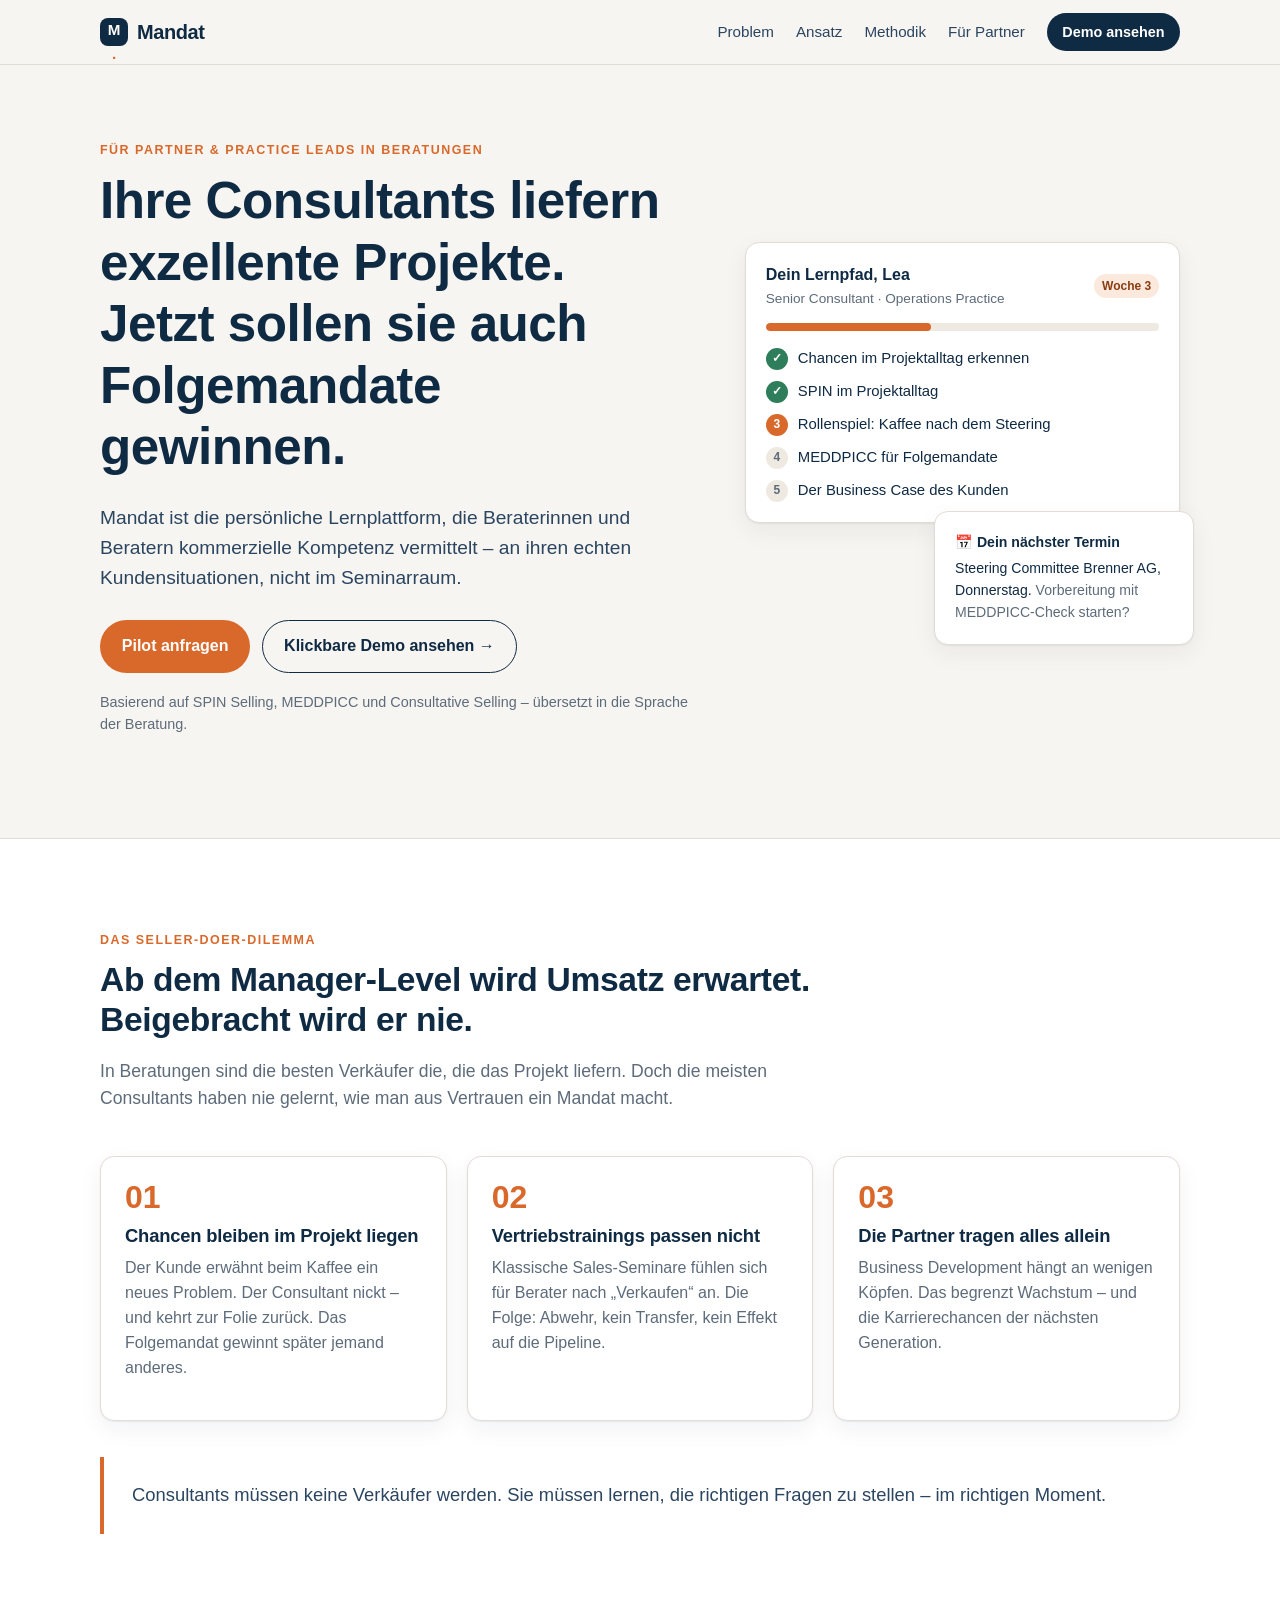
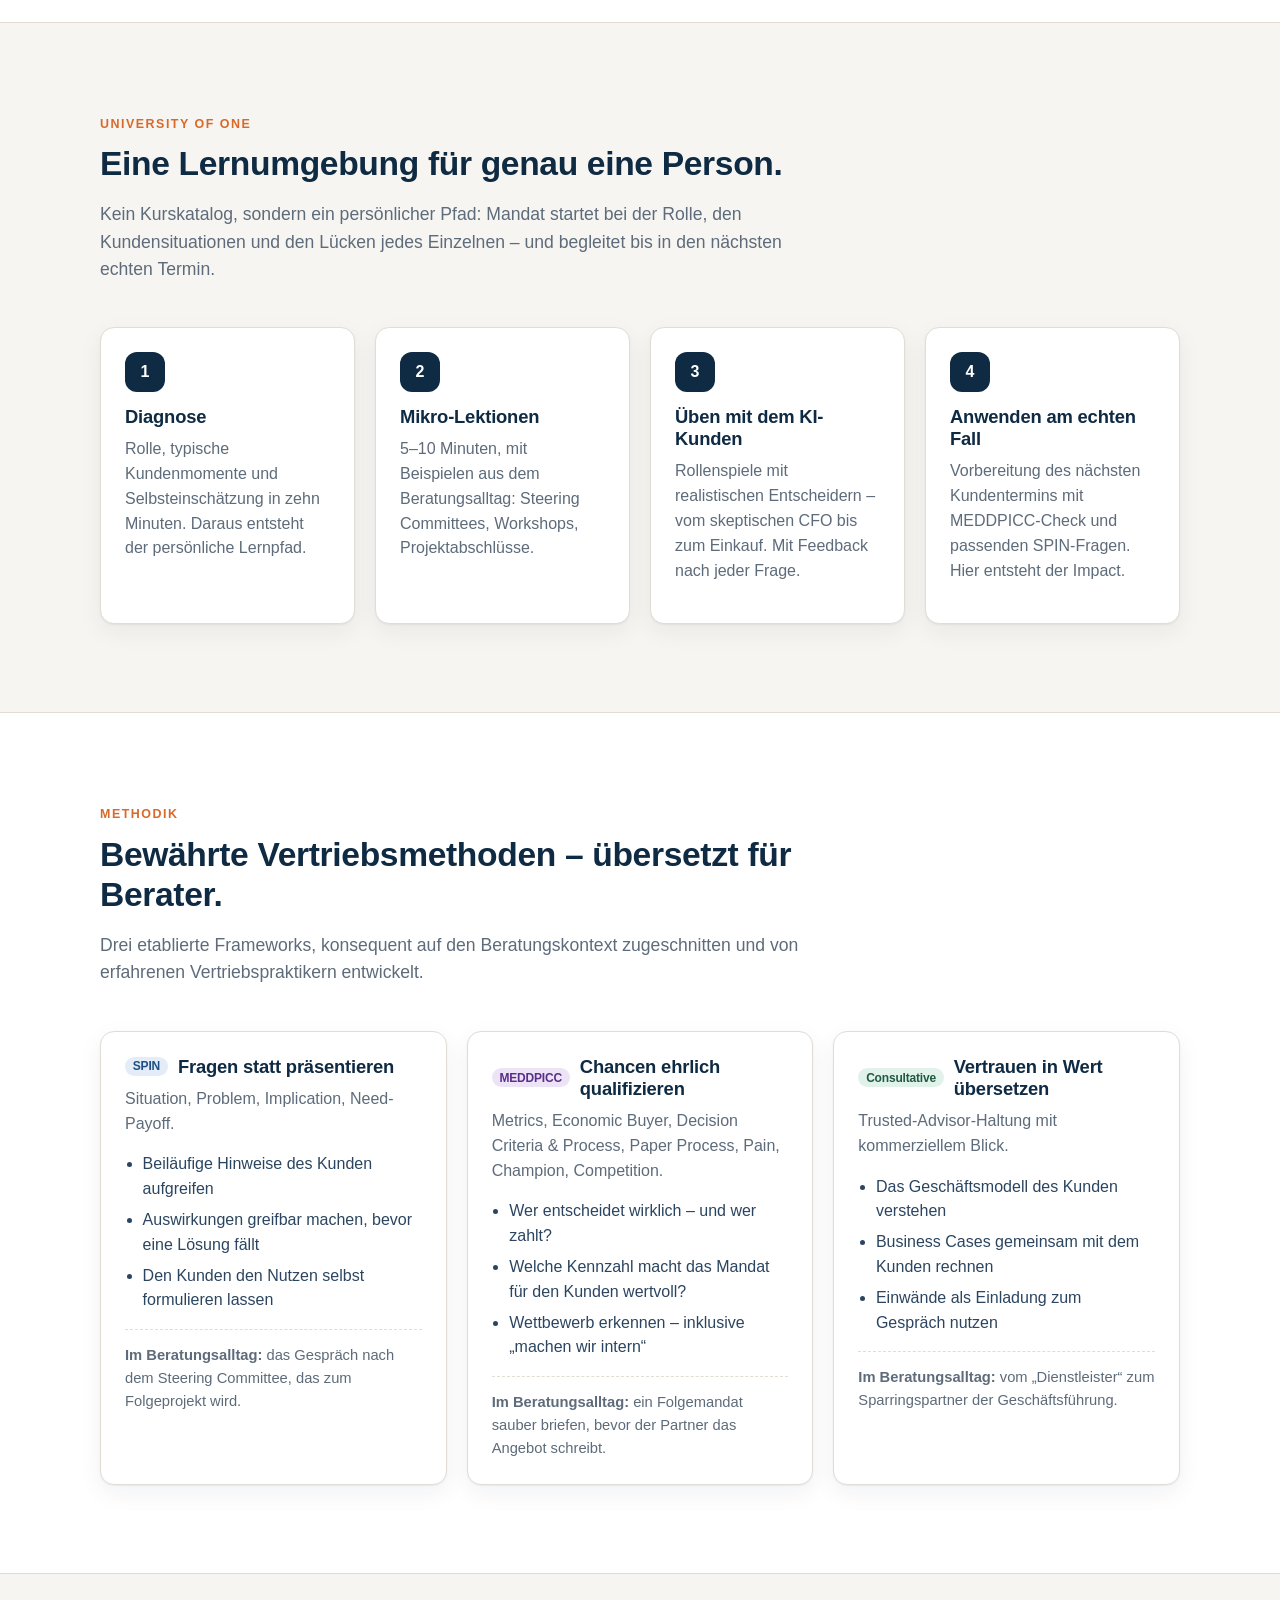
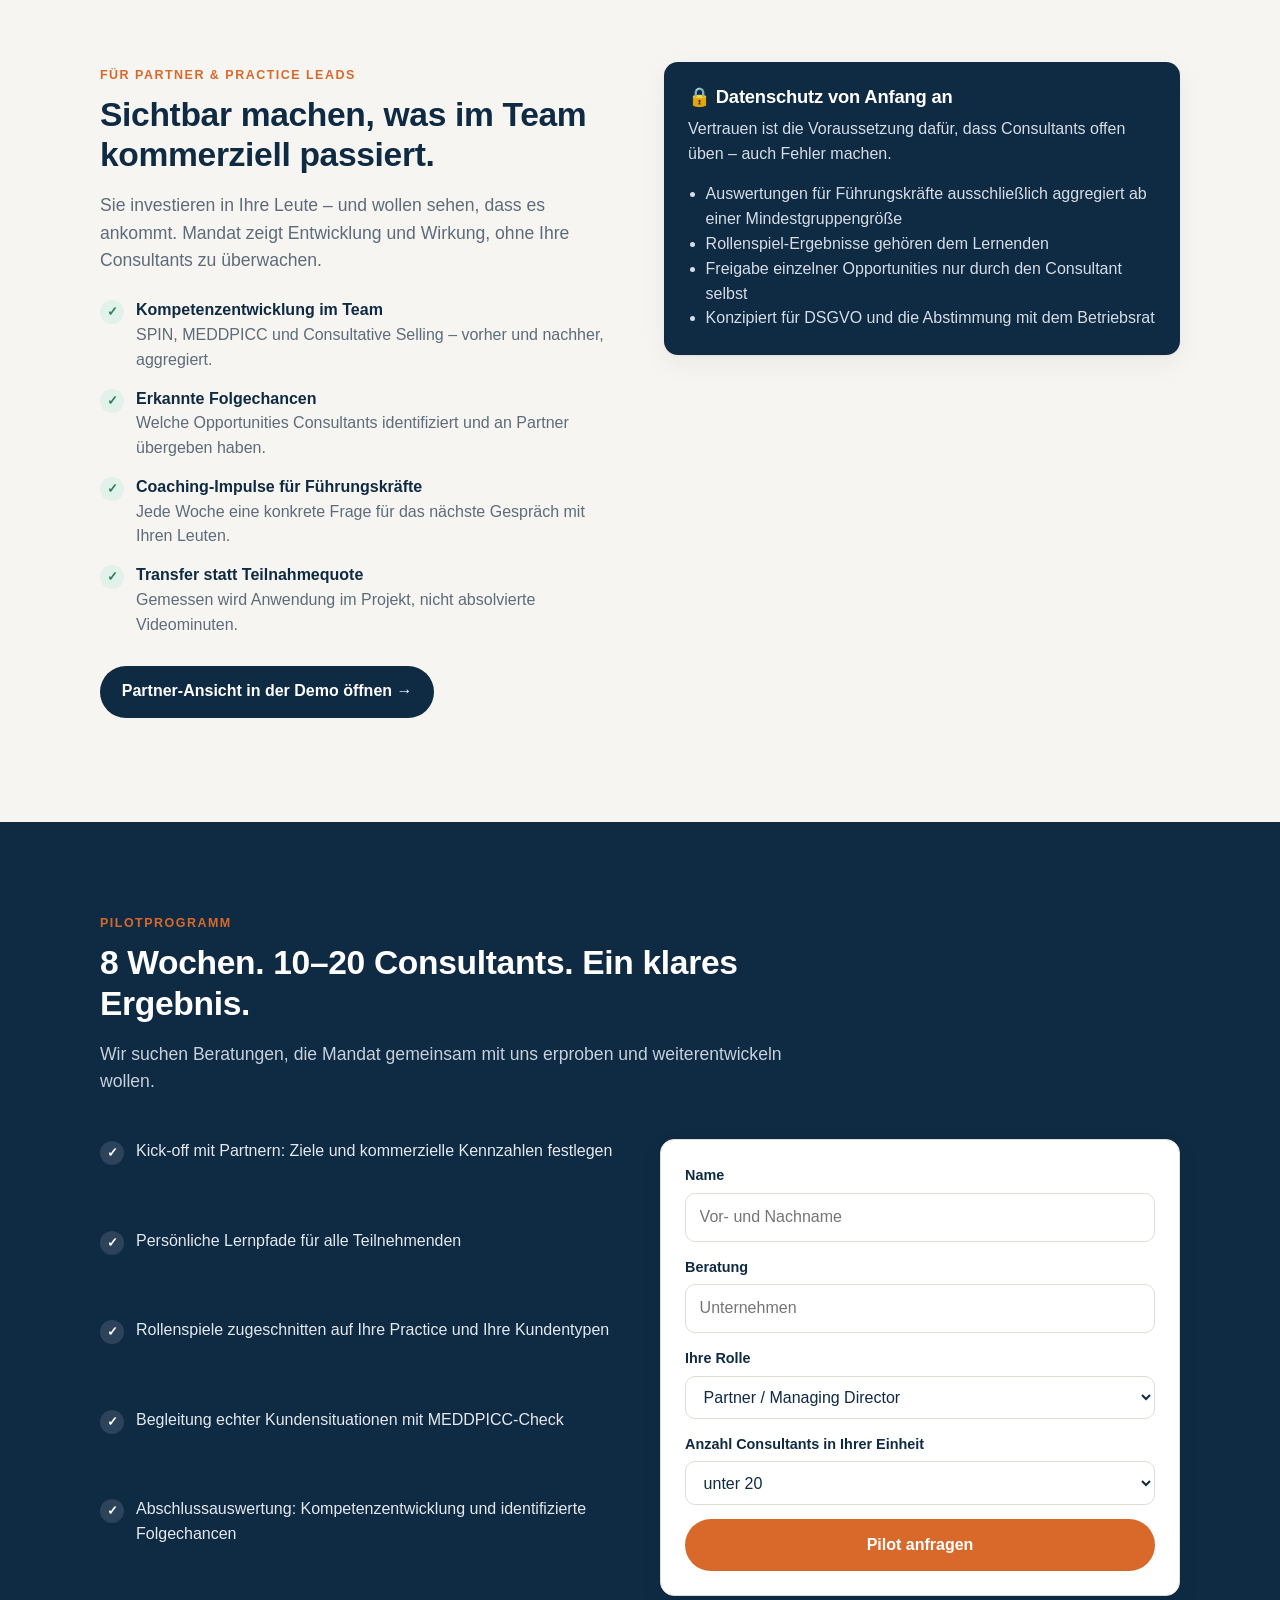
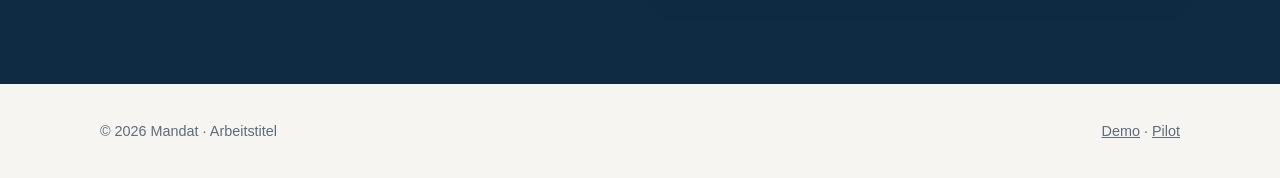
<file: index.html>
<!DOCTYPE html>
<html lang="de">
<head>
  <meta charset="UTF-8" />
  <meta name="viewport" content="width=device-width, initial-scale=1.0" />
  <title>Mandat – Kommerzielle Kompetenz für Consultants</title>
  <meta name="description" content="Die persönliche Lernplattform, die Consultants befähigt, Folgemandate zu erkennen und zu gewinnen – mit SPIN, MEDDPICC und Consultative Selling." />
  <link rel="stylesheet" href="styles.css" />
  <style>
    header.site {
      position: sticky; top: 0; z-index: 10; background: rgba(247, 245, 241, .92);
      backdrop-filter: blur(8px); border-bottom: 1px solid var(--line);
    }
    header.site .container { display: flex; align-items: center; justify-content: space-between; height: 64px; gap: 16px; }
    header.site nav { display: flex; gap: 22px; align-items: center; }
    header.site nav a.link { text-decoration: none; color: var(--ink-2); font-weight: 500; font-size: .95rem; }
    header.site nav a.link:hover { color: var(--accent); }
    @media (max-width: 860px) { header.site nav a.link { display: none; } }

    section { padding: 88px 0; }
    section.alt { background: var(--surface); border-top: 1px solid var(--line); border-bottom: 1px solid var(--line); }
    .section-head { max-width: 720px; margin-bottom: 44px; }
    .section-head p { font-size: 1.1rem; color: var(--muted); }

    /* Hero */
    .hero { padding: 72px 0 88px; }
    .hero-grid { display: grid; grid-template-columns: 1.15fr .85fr; gap: 56px; align-items: center; }
    .hero p.lead { font-size: 1.2rem; color: var(--ink-2); max-width: 560px; }
    .hero-ctas { display: flex; flex-wrap: wrap; gap: 12px; margin-top: 28px; }
    .hero-note { margin-top: 18px; font-size: .9rem; color: var(--muted); }
    @media (max-width: 900px) { .hero-grid { grid-template-columns: 1fr; gap: 40px; } }

    .mock { position: relative; }
    .mock .card { padding: 20px; }
    .mock-top { display: flex; justify-content: space-between; align-items: center; margin-bottom: 14px; }
    .mock-title { font-weight: 700; }
    .mock-meta { font-size: .85rem; color: var(--muted); }
    .progress { height: 8px; background: #eee9e1; border-radius: 99px; overflow: hidden; }
    .progress > i { display: block; height: 100%; background: var(--accent); border-radius: 99px; }
    .mock-steps { list-style: none; padding: 0; margin: 16px 0 0; display: grid; gap: 10px; }
    .mock-steps li { display: flex; gap: 10px; align-items: center; font-size: .93rem; }
    .dot { width: 22px; height: 22px; border-radius: 50%; display: grid; place-items: center; font-size: .75rem; font-weight: 700; flex: none; }
    .dot.done { background: var(--good); color: #fff; }
    .dot.now { background: var(--accent); color: #fff; }
    .dot.todo { background: #eee9e1; color: var(--muted); }
    .mock-float {
      position: relative; width: 260px; margin: -12px -14px 0 auto; padding: 14px 16px;
      font-size: .88rem;
    }
    .mock-float b { display: block; margin-bottom: 4px; }
    @media (max-width: 520px) { .mock-float { width: auto; margin: 14px 0 0; } }

    /* Grids */
    .grid-3 { display: grid; grid-template-columns: repeat(3, 1fr); gap: 20px; }
    .grid-4 { display: grid; grid-template-columns: repeat(4, 1fr); gap: 20px; }
    @media (max-width: 960px) { .grid-4 { grid-template-columns: repeat(2, 1fr); } }
    @media (max-width: 760px) { .grid-3, .grid-4 { grid-template-columns: 1fr; } }

    .pain .num { font-size: 2rem; font-weight: 800; color: var(--accent); line-height: 1; margin-bottom: 12px; }
    .quote {
      margin-top: 36px; padding: 24px 28px; border-left: 4px solid var(--accent); background: var(--surface);
      border-radius: 0 var(--radius) var(--radius) 0; font-size: 1.15rem; color: var(--ink-2);
    }

    .step .n {
      width: 40px; height: 40px; border-radius: 12px; background: var(--ink); color: #fff;
      display: grid; place-items: center; font-weight: 800; margin-bottom: 14px;
    }

    .method h3 { display: flex; align-items: center; gap: 10px; }
    .method ul { padding-left: 1.1em; margin: 12px 0 0; color: var(--ink-2); }
    .method li { margin-bottom: 6px; }
    .method .translate { margin-top: 16px; padding-top: 14px; border-top: 1px dashed var(--line); font-size: .92rem; color: var(--muted); }

    .split { display: grid; grid-template-columns: 1fr 1fr; gap: 48px; align-items: start; }
    @media (max-width: 900px) { .split { grid-template-columns: 1fr; } }
    .checklist { list-style: none; padding: 0; margin: 0; display: grid; gap: 14px; }
    .checklist li { display: flex; gap: 12px; }
    .checklist li::before {
      content: "✓"; flex: none; width: 24px; height: 24px; border-radius: 50%; background: var(--good-soft);
      color: var(--good); display: grid; place-items: center; font-weight: 800; font-size: .8rem; margin-top: 2px;
    }
    .privacy { background: var(--ink); color: #fff; border: none; }
    .privacy h3 { color: #fff; }
    .privacy p, .privacy li { color: #d5dde6; }
    .privacy ul { padding-left: 1.1em; margin: 0; }

    .pilot { background: var(--ink); color: #fff; }
    .pilot .section-head p { color: #c6d1dc; }
    .pilot-grid { display: grid; grid-template-columns: 1fr 1fr; gap: 40px; }
    @media (max-width: 900px) { .pilot-grid { grid-template-columns: 1fr; } }
    .pilot .checklist li { color: #e3e9ef; }
    .pilot .checklist li::before { background: rgba(255,255,255,.12); color: #fff; }
    form.card { color: var(--ink); }
    label { display: block; font-weight: 600; font-size: .9rem; margin-bottom: 6px; }
    input, select, textarea {
      width: 100%; font: inherit; padding: .7em .85em; border: 1.5px solid var(--line); border-radius: 10px;
      background: #fff; color: var(--ink); margin-bottom: 14px;
    }
    input:focus, select:focus, textarea:focus { outline: none; border-color: var(--accent); }
    .form-ok { display: none; padding: 14px; background: var(--good-soft); color: #1f5a40; border-radius: 10px; font-weight: 500; }

    footer { padding: 36px 0; font-size: .9rem; color: var(--muted); }
    footer .container { display: flex; justify-content: space-between; flex-wrap: wrap; gap: 12px; }
  </style>
</head>
<body>

<header class="site">
  <div class="container">
    <a class="logo" href="#"><span class="logo-mark">M<span>.</span></span>Mandat</a>
    <nav>
      <a class="link" href="#problem">Problem</a>
      <a class="link" href="#ansatz">Ansatz</a>
      <a class="link" href="#methodik">Methodik</a>
      <a class="link" href="#partner">Für Partner</a>
      <a class="btn btn-dark btn-sm" href="demo.html">Demo ansehen</a>
    </nav>
  </div>
</header>

<main>
  <!-- HERO -->
  <section class="hero">
    <div class="container hero-grid">
      <div>
        <span class="eyebrow">Für Partner &amp; Practice Leads in Beratungen</span>
        <h1>Ihre Consultants liefern exzellente Projekte. Jetzt sollen sie auch Folgemandate gewinnen.</h1>
        <p class="lead">Mandat ist die persönliche Lernplattform, die Beraterinnen und Beratern kommerzielle Kompetenz vermittelt – an ihren echten Kundensituationen, nicht im Seminarraum.</p>
        <div class="hero-ctas">
          <a class="btn btn-primary" href="#pilot">Pilot anfragen</a>
          <a class="btn btn-ghost" href="demo.html">Klickbare Demo ansehen →</a>
        </div>
        <p class="hero-note">Basierend auf SPIN Selling, MEDDPICC und Consultative Selling – übersetzt in die Sprache der Beratung.</p>
      </div>

      <div class="mock" aria-hidden="true">
        <div class="card">
          <div class="mock-top">
            <div>
              <div class="mock-title">Dein Lernpfad, Lea</div>
              <div class="mock-meta">Senior Consultant · Operations Practice</div>
            </div>
            <span class="tag">Woche 3</span>
          </div>
          <div class="progress"><i style="width: 42%"></i></div>
          <ul class="mock-steps">
            <li><span class="dot done">✓</span> Chancen im Projektalltag erkennen</li>
            <li><span class="dot done">✓</span> SPIN im Projektalltag</li>
            <li><span class="dot now">3</span> Rollenspiel: Kaffee nach dem Steering</li>
            <li><span class="dot todo">4</span> MEDDPICC für Folgemandate</li>
            <li><span class="dot todo">5</span> Der Business Case des Kunden</li>
          </ul>
        </div>
        <div class="card mock-float">
          <b>📅 Dein nächster Termin</b>
          Steering Committee Brenner AG, Donnerstag. <span class="muted">Vorbereitung mit MEDDPICC-Check starten?</span>
        </div>
      </div>
    </div>
  </section>

  <!-- PROBLEM -->
  <section id="problem" class="alt">
    <div class="container">
      <div class="section-head">
        <span class="eyebrow">Das Seller-Doer-Dilemma</span>
        <h2>Ab dem Manager-Level wird Umsatz erwartet. Beigebracht wird er nie.</h2>
        <p>In Beratungen sind die besten Verkäufer die, die das Projekt liefern. Doch die meisten Consultants haben nie gelernt, wie man aus Vertrauen ein Mandat macht.</p>
      </div>
      <div class="grid-3">
        <div class="card pain">
          <div class="num">01</div>
          <h3>Chancen bleiben im Projekt liegen</h3>
          <p class="muted">Der Kunde erwähnt beim Kaffee ein neues Problem. Der Consultant nickt – und kehrt zur Folie zurück. Das Folgemandat gewinnt später jemand anderes.</p>
        </div>
        <div class="card pain">
          <div class="num">02</div>
          <h3>Vertriebstrainings passen nicht</h3>
          <p class="muted">Klassische Sales-Seminare fühlen sich für Berater nach „Verkaufen“ an. Die Folge: Abwehr, kein Transfer, kein Effekt auf die Pipeline.</p>
        </div>
        <div class="card pain">
          <div class="num">03</div>
          <h3>Die Partner tragen alles allein</h3>
          <p class="muted">Business Development hängt an wenigen Köpfen. Das begrenzt Wachstum – und die Karrierechancen der nächsten Generation.</p>
        </div>
      </div>
      <div class="quote">
        Consultants müssen keine Verkäufer werden. Sie müssen lernen, die richtigen Fragen zu stellen – im richtigen Moment.
      </div>
    </div>
  </section>

  <!-- ANSATZ -->
  <section id="ansatz">
    <div class="container">
      <div class="section-head">
        <span class="eyebrow">University of One</span>
        <h2>Eine Lernumgebung für genau eine Person.</h2>
        <p>Kein Kurskatalog, sondern ein persönlicher Pfad: Mandat startet bei der Rolle, den Kundensituationen und den Lücken jedes Einzelnen – und begleitet bis in den nächsten echten Termin.</p>
      </div>
      <div class="grid-4">
        <div class="card step">
          <div class="n">1</div>
          <h3>Diagnose</h3>
          <p class="muted">Rolle, typische Kundenmomente und Selbsteinschätzung in zehn Minuten. Daraus entsteht der persönliche Lernpfad.</p>
        </div>
        <div class="card step">
          <div class="n">2</div>
          <h3>Mikro-Lektionen</h3>
          <p class="muted">5–10 Minuten, mit Beispielen aus dem Beratungsalltag: Steering Committees, Workshops, Projektabschlüsse.</p>
        </div>
        <div class="card step">
          <div class="n">3</div>
          <h3>Üben mit dem KI-Kunden</h3>
          <p class="muted">Rollenspiele mit realistischen Entscheidern – vom skeptischen CFO bis zum Einkauf. Mit Feedback nach jeder Frage.</p>
        </div>
        <div class="card step">
          <div class="n">4</div>
          <h3>Anwenden am echten Fall</h3>
          <p class="muted">Vorbereitung des nächsten Kundentermins mit MEDDPICC-Check und passenden SPIN-Fragen. Hier entsteht der Impact.</p>
        </div>
      </div>
    </div>
  </section>

  <!-- METHODIK -->
  <section id="methodik" class="alt">
    <div class="container">
      <div class="section-head">
        <span class="eyebrow">Methodik</span>
        <h2>Bewährte Vertriebsmethoden – übersetzt für Berater.</h2>
        <p>Drei etablierte Frameworks, konsequent auf den Beratungskontext zugeschnitten und von erfahrenen Vertriebspraktikern entwickelt.</p>
      </div>
      <div class="grid-3">
        <div class="card method">
          <h3><span class="tag spin">SPIN</span> Fragen statt präsentieren</h3>
          <p class="muted">Situation, Problem, Implication, Need-Payoff.</p>
          <ul>
            <li>Beiläufige Hinweise des Kunden aufgreifen</li>
            <li>Auswirkungen greifbar machen, bevor eine Lösung fällt</li>
            <li>Den Kunden den Nutzen selbst formulieren lassen</li>
          </ul>
          <div class="translate"><b>Im Beratungsalltag:</b> das Gespräch nach dem Steering Committee, das zum Folgeprojekt wird.</div>
        </div>
        <div class="card method">
          <h3><span class="tag medd">MEDDPICC</span> Chancen ehrlich qualifizieren</h3>
          <p class="muted">Metrics, Economic Buyer, Decision Criteria &amp; Process, Paper Process, Pain, Champion, Competition.</p>
          <ul>
            <li>Wer entscheidet wirklich – und wer zahlt?</li>
            <li>Welche Kennzahl macht das Mandat für den Kunden wertvoll?</li>
            <li>Wettbewerb erkennen – inklusive „machen wir intern“</li>
          </ul>
          <div class="translate"><b>Im Beratungsalltag:</b> ein Folgemandat sauber briefen, bevor der Partner das Angebot schreibt.</div>
        </div>
        <div class="card method">
          <h3><span class="tag cons">Consultative</span> Vertrauen in Wert übersetzen</h3>
          <p class="muted">Trusted-Advisor-Haltung mit kommerziellem Blick.</p>
          <ul>
            <li>Das Geschäftsmodell des Kunden verstehen</li>
            <li>Business Cases gemeinsam mit dem Kunden rechnen</li>
            <li>Einwände als Einladung zum Gespräch nutzen</li>
          </ul>
          <div class="translate"><b>Im Beratungsalltag:</b> vom „Dienstleister“ zum Sparringspartner der Geschäftsführung.</div>
        </div>
      </div>
    </div>
  </section>

  <!-- PARTNER -->
  <section id="partner">
    <div class="container split">
      <div>
        <span class="eyebrow">Für Partner &amp; Practice Leads</span>
        <h2>Sichtbar machen, was im Team kommerziell passiert.</h2>
        <p class="muted" style="font-size:1.1rem">Sie investieren in Ihre Leute – und wollen sehen, dass es ankommt. Mandat zeigt Entwicklung und Wirkung, ohne Ihre Consultants zu überwachen.</p>
        <ul class="checklist" style="margin-top:24px">
          <li><div><b>Kompetenzentwicklung im Team</b><br><span class="muted">SPIN, MEDDPICC und Consultative Selling – vorher und nachher, aggregiert.</span></div></li>
          <li><div><b>Erkannte Folgechancen</b><br><span class="muted">Welche Opportunities Consultants identifiziert und an Partner übergeben haben.</span></div></li>
          <li><div><b>Coaching-Impulse für Führungskräfte</b><br><span class="muted">Jede Woche eine konkrete Frage für das nächste Gespräch mit Ihren Leuten.</span></div></li>
          <li><div><b>Transfer statt Teilnahmequote</b><br><span class="muted">Gemessen wird Anwendung im Projekt, nicht absolvierte Videominuten.</span></div></li>
        </ul>
        <p style="margin-top:28px"><a class="btn btn-dark" href="demo.html#partner">Partner-Ansicht in der Demo öffnen →</a></p>
      </div>
      <div class="card privacy">
        <h3>🔒 Datenschutz von Anfang an</h3>
        <p>Vertrauen ist die Voraussetzung dafür, dass Consultants offen üben – auch Fehler machen.</p>
        <ul>
          <li>Auswertungen für Führungskräfte ausschließlich aggregiert ab einer Mindestgruppengröße</li>
          <li>Rollenspiel-Ergebnisse gehören dem Lernenden</li>
          <li>Freigabe einzelner Opportunities nur durch den Consultant selbst</li>
          <li>Konzipiert für DSGVO und die Abstimmung mit dem Betriebsrat</li>
        </ul>
      </div>
    </div>
  </section>

  <!-- PILOT -->
  <section id="pilot" class="pilot">
    <div class="container">
      <div class="section-head">
        <span class="eyebrow">Pilotprogramm</span>
        <h2>8 Wochen. 10–20 Consultants. Ein klares Ergebnis.</h2>
        <p>Wir suchen Beratungen, die Mandat gemeinsam mit uns erproben und weiterentwickeln wollen.</p>
      </div>
      <div class="pilot-grid">
        <ul class="checklist">
          <li>Kick-off mit Partnern: Ziele und kommerzielle Kennzahlen festlegen</li>
          <li>Persönliche Lernpfade für alle Teilnehmenden</li>
          <li>Rollenspiele zugeschnitten auf Ihre Practice und Ihre Kundentypen</li>
          <li>Begleitung echter Kundensituationen mit MEDDPICC-Check</li>
          <li>Abschlussauswertung: Kompetenzentwicklung und identifizierte Folgechancen</li>
        </ul>
        <form class="card" id="pilot-form">
          <label for="f-name">Name</label>
          <input id="f-name" required placeholder="Vor- und Nachname" />
          <label for="f-firm">Beratung</label>
          <input id="f-firm" required placeholder="Unternehmen" />
          <label for="f-role">Ihre Rolle</label>
          <select id="f-role">
            <option>Partner / Managing Director</option>
            <option>Practice Lead</option>
            <option>Learning &amp; Development</option>
            <option>Andere</option>
          </select>
          <label for="f-size">Anzahl Consultants in Ihrer Einheit</label>
          <select id="f-size">
            <option>unter 20</option>
            <option>20–100</option>
            <option>100–500</option>
            <option>über 500</option>
          </select>
          <button class="btn btn-primary" type="submit" style="width:100%">Pilot anfragen</button>
          <div class="form-ok" id="form-ok" style="margin-top:14px">Danke! (Demo: Das Formular ist noch nicht an ein System angebunden.)</div>
        </form>
      </div>
    </div>
  </section>
</main>

<footer>
  <div class="container">
    <span>© 2026 Mandat · Arbeitstitel</span>
    <span><a href="demo.html">Demo</a> · <a href="#pilot">Pilot</a></span>
  </div>
</footer>

<script>
  document.getElementById('pilot-form').addEventListener('submit', function (e) {
    e.preventDefault();
    document.getElementById('form-ok').style.display = 'block';
    this.querySelector('button').disabled = true;
  });
</script>
</body>
</html>
</file>
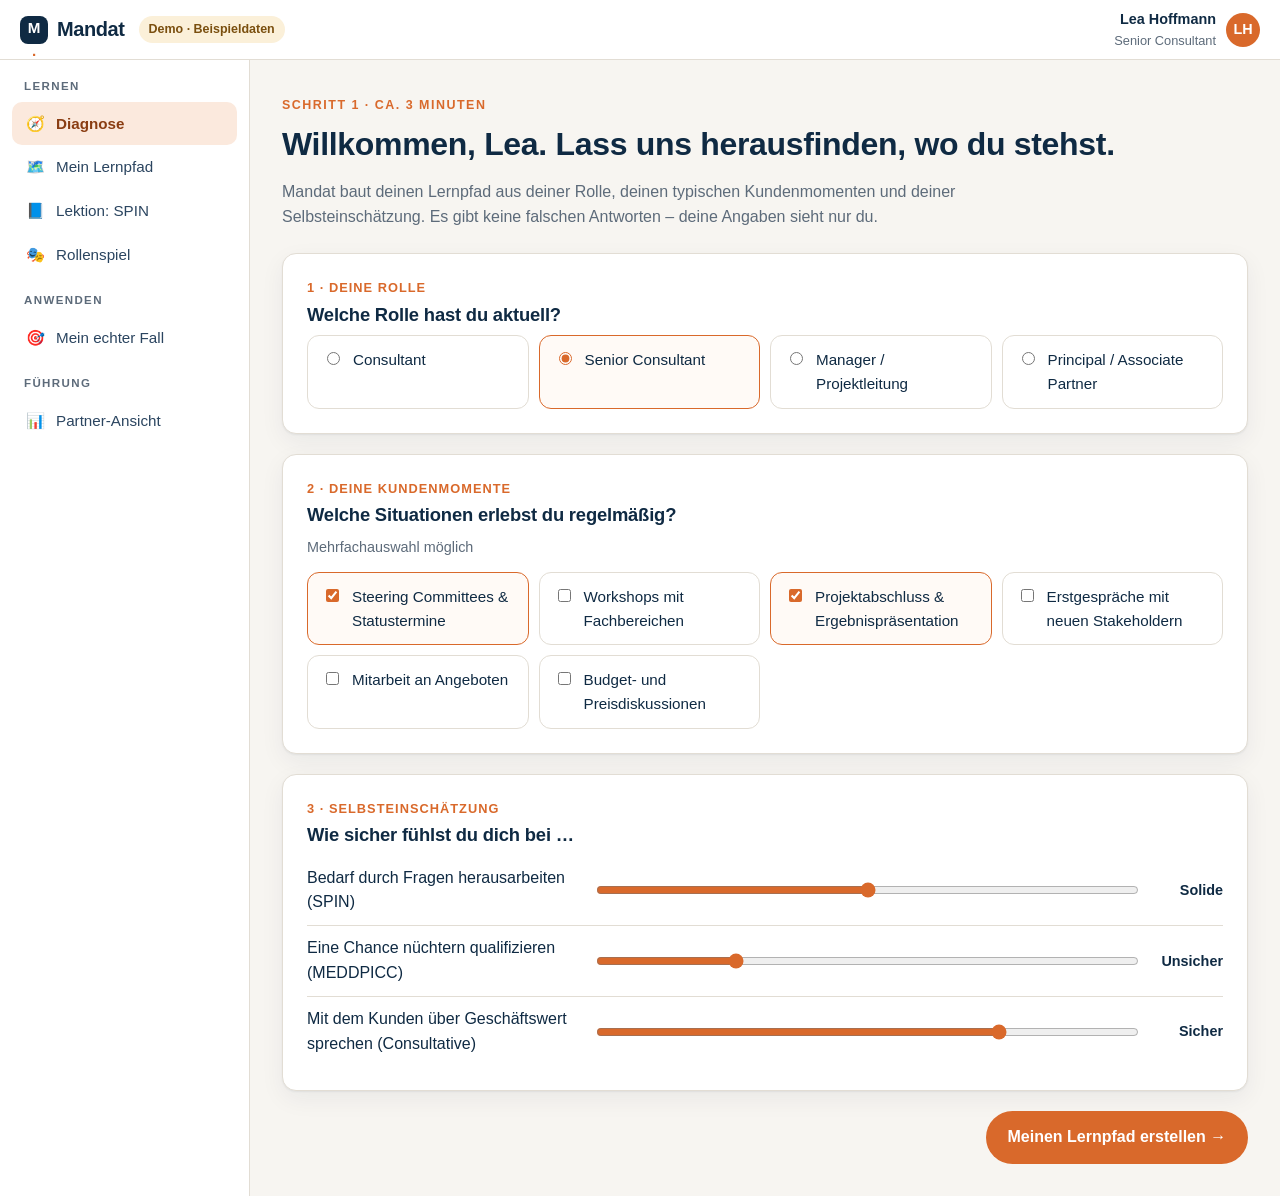
<file: demo.html>
<!DOCTYPE html>
<html lang="de">
<head>
  <meta charset="UTF-8" />
  <meta name="viewport" content="width=device-width, initial-scale=1.0" />
  <title>Mandat Demo</title>
  <link rel="stylesheet" href="styles.css" />
  <style>
    body { min-height: 100vh; }
    .topbar {
      height: 60px; background: var(--surface); border-bottom: 1px solid var(--line);
      display: flex; align-items: center; justify-content: space-between; padding: 0 20px; gap: 12px;
      position: sticky; top: 0; z-index: 20;
    }
    .demo-badge { font-size: .78rem; font-weight: 600; background: var(--warn-soft); color: #7a4f0f; padding: .3em .8em; border-radius: 999px; }
    .user { display: flex; align-items: center; gap: 10px; font-size: .9rem; }
    .avatar { width: 34px; height: 34px; border-radius: 50%; background: var(--accent); color: #fff; display: grid; place-items: center; font-weight: 700; }
    @media (max-width: 640px) { .user .who { display: none; } }

    .shell { display: grid; grid-template-columns: 250px 1fr; min-height: calc(100vh - 60px); }
    .side { background: var(--surface); border-right: 1px solid var(--line); padding: 20px 12px; }
    .side h4 { font-size: .72rem; text-transform: uppercase; letter-spacing: .12em; color: var(--muted); margin: 18px 12px 8px; }
    .side h4:first-child { margin-top: 0; }
    .side a {
      display: flex; align-items: center; gap: 10px; padding: 10px 12px; border-radius: 10px;
      text-decoration: none; color: var(--ink-2); font-weight: 500; font-size: .95rem;
    }
    .side a:hover { background: var(--bg); }
    .side a.active { background: var(--accent-soft); color: #8a3d12; font-weight: 600; }
    .side a .ico { width: 22px; text-align: center; }
    @media (max-width: 860px) {
      .shell { grid-template-columns: 1fr; }
      .side { display: flex; overflow-x: auto; gap: 4px; padding: 8px; border-right: none; border-bottom: 1px solid var(--line); position: sticky; top: 60px; z-index: 15; }
      .side h4 { display: none; }
      .side a { white-space: nowrap; padding: 8px 12px; font-size: .88rem; }
    }

    main { padding: 32px; max-width: 1040px; width: 100%; }
    @media (max-width: 640px) { main { padding: 20px 16px; } }
    .view { display: none; }
    .view.active { display: block; animation: fade .25s ease; }
    @keyframes fade { from { opacity: 0; transform: translateY(4px); } to { opacity: 1; transform: none; } }
    .view-head { margin-bottom: 24px; }
    .view-head p { color: var(--muted); max-width: 680px; }

    .grid-2 { display: grid; grid-template-columns: 1fr 1fr; gap: 20px; }
    .grid-3 { display: grid; grid-template-columns: repeat(3, 1fr); gap: 16px; }
    @media (max-width: 760px) { .grid-2, .grid-3 { grid-template-columns: 1fr; } }
    .stack > * + * { margin-top: 20px; }

    /* Diagnose */
    .opt-grid { display: grid; grid-template-columns: repeat(auto-fill, minmax(200px, 1fr)); gap: 10px; }
    .opt {
      border: 1.5px solid var(--line); border-radius: 12px; padding: 12px 14px; cursor: pointer;
      display: flex; gap: 10px; align-items: flex-start; background: #fff; font-size: .95rem;
    }
    .opt:hover { border-color: #cbbfae; }
    .opt input { margin-top: 4px; accent-color: var(--accent); }
    .opt.sel { border-color: var(--accent); background: #fffaf6; }
    .slider-row { display: grid; grid-template-columns: 1fr 2fr 70px; gap: 16px; align-items: center; padding: 10px 0; border-bottom: 1px solid var(--line); }
    .slider-row:last-child { border-bottom: none; }
    .slider-row input[type=range] { width: 100%; accent-color: var(--accent); }
    .slider-row .val { font-weight: 700; text-align: right; font-size: .9rem; }
    @media (max-width: 640px) { .slider-row { grid-template-columns: 1fr 60px; } .slider-row .lbl { grid-column: 1 / -1; } }
    .step-label { font-size: .8rem; font-weight: 700; color: var(--accent); letter-spacing: .08em; text-transform: uppercase; }

    /* Lernpfad */
    .path { list-style: none; padding: 0; margin: 0; display: grid; gap: 12px; }
    .path li {
      display: grid; grid-template-columns: 44px 1fr auto; gap: 16px; align-items: center;
      background: #fff; border: 1px solid var(--line); border-radius: var(--radius); padding: 16px 18px;
    }
    .path li.locked { opacity: .6; }
    .path .num { width: 44px; height: 44px; border-radius: 12px; display: grid; place-items: center; font-weight: 800; background: var(--bg); }
    .path li.done .num { background: var(--good); color: #fff; }
    .path li.next .num { background: var(--accent); color: #fff; }
    .path .title { font-weight: 600; }
    .path .meta { font-size: .85rem; color: var(--muted); display: flex; gap: 8px; flex-wrap: wrap; align-items: center; margin-top: 4px; }
    .path .why { font-size: .85rem; color: var(--ink-2); margin-top: 6px; }
    @media (max-width: 640px) { .path li { grid-template-columns: 36px 1fr; } .path li .act { grid-column: 2; } .path .num { width: 36px; height: 36px; } }
    .progress { height: 8px; background: #eee9e1; border-radius: 99px; overflow: hidden; }
    .progress > i { display: block; height: 100%; background: var(--accent); border-radius: 99px; transition: width .4s ease; }
    .kpi { font-size: 1.8rem; font-weight: 800; line-height: 1.1; }
    .kpi-label { font-size: .85rem; color: var(--muted); }

    /* Lektion */
    .spin-cards { display: grid; grid-template-columns: repeat(4, 1fr); gap: 14px; }
    @media (max-width: 900px) { .spin-cards { grid-template-columns: 1fr 1fr; } }
    @media (max-width: 520px) { .spin-cards { grid-template-columns: 1fr; } }
    .spin-card { background: #fff; border: 1px solid var(--line); border-radius: var(--radius); padding: 18px; border-top: 4px solid var(--c); }
    .spin-card .letter { font-size: 2rem; font-weight: 800; color: var(--c); line-height: 1; }
    .spin-card h3 { margin: 8px 0 6px; }
    .spin-card .ex { font-size: .9rem; background: var(--bg); padding: 10px 12px; border-radius: 10px; margin-top: 10px; font-style: italic; }
    .callout { background: var(--warn-soft); border: 1px solid #f0d9a8; border-radius: var(--radius); padding: 18px 20px; }
    .quiz-q { padding: 16px 0; border-bottom: 1px solid var(--line); }
    .quiz-q:last-child { border-bottom: none; }
    .quiz-q .q { font-weight: 500; margin-bottom: 10px; font-style: italic; }
    .chips { display: flex; gap: 8px; flex-wrap: wrap; }
    .chip {
      border: 1.5px solid var(--line); background: #fff; border-radius: 999px; padding: .4em 1em; font: inherit;
      font-size: .9rem; cursor: pointer; font-weight: 600; color: var(--ink-2);
    }
    .chip:hover:not(:disabled) { border-color: var(--ink-2); }
    .chip.right { background: var(--good-soft); border-color: var(--good); color: var(--good); }
    .chip.wrong { background: var(--bad-soft); border-color: var(--bad); color: var(--bad); }
    .chip:disabled { cursor: default; }
    .fb { font-size: .9rem; margin-top: 8px; color: var(--ink-2); display: none; }

    /* Rollenspiel */
    .rp-layout { display: grid; grid-template-columns: 1fr 300px; gap: 20px; align-items: start; }
    @media (max-width: 960px) { .rp-layout { grid-template-columns: 1fr; } }
    .chat { background: #fff; border: 1px solid var(--line); border-radius: var(--radius); display: flex; flex-direction: column; min-height: 520px; }
    .chat-head { padding: 14px 18px; border-bottom: 1px solid var(--line); display: flex; align-items: center; gap: 12px; }
    .chat-head .avatar { background: var(--ink); }
    .chat-body { padding: 18px; flex: 1; display: flex; flex-direction: column; gap: 12px; }
    .msg { max-width: 82%; padding: 12px 14px; border-radius: 14px; font-size: .95rem; }
    .msg.client { background: var(--bg); align-self: flex-start; border-bottom-left-radius: 4px; }
    .msg.me { background: var(--ink); color: #fff; align-self: flex-end; border-bottom-right-radius: 4px; }
    .msg.coach { align-self: stretch; max-width: 100%; font-size: .88rem; border-radius: 10px; border-left: 4px solid; }
    .msg.coach.g { background: var(--good-soft); border-color: var(--good); }
    .msg.coach.m { background: var(--warn-soft); border-color: var(--warn); }
    .msg.coach.b { background: var(--bad-soft); border-color: var(--bad); }
    .msg.coach b { display: block; margin-bottom: 2px; }
    .msg.narr { align-self: center; font-size: .85rem; color: var(--muted); text-align: center; max-width: 90%; }
    .chat-choices { padding: 14px 18px; border-top: 1px solid var(--line); display: grid; gap: 8px; background: #fcfbf9; border-radius: 0 0 var(--radius) var(--radius); }
    .choice {
      text-align: left; border: 1.5px solid var(--line); background: #fff; border-radius: 12px; padding: 11px 14px;
      font: inherit; font-size: .93rem; cursor: pointer; color: var(--ink);
    }
    .choice:hover { border-color: var(--accent); background: #fffaf6; }
    .phase-track { display: grid; grid-template-columns: repeat(4, 1fr); gap: 6px; margin: 10px 0 4px; }
    .phase-track div { text-align: center; padding: 8px 4px; border-radius: 8px; background: var(--bg); font-weight: 800; color: var(--muted); font-size: .95rem; }
    .phase-track div.hit { background: #e3ecf7; color: #1d4f86; }
    .score-big { font-size: 2.6rem; font-weight: 800; }

    /* Echter Fall */
    .medd-row { display: grid; grid-template-columns: 54px 1fr 150px; gap: 14px; align-items: start; padding: 14px 0; border-bottom: 1px solid var(--line); }
    .medd-row:last-child { border-bottom: none; }
    .medd-row .L { width: 44px; height: 44px; border-radius: 12px; background: #ece4f6; color: #5a2d8c; display: grid; place-items: center; font-weight: 800; }
    .medd-row .name { font-weight: 600; }
    .medd-row .hint { font-size: .85rem; color: var(--muted); margin-bottom: 8px; }
    .medd-row textarea, .medd-row select, .field input {
      width: 100%; font: inherit; font-size: .92rem; padding: .55em .7em; border: 1.5px solid var(--line); border-radius: 10px; background: #fff; color: var(--ink);
    }
    .medd-row textarea { min-height: 44px; resize: vertical; }
    .medd-row select.ok { border-color: var(--good); background: var(--good-soft); }
    .medd-row select.part { border-color: var(--warn); background: var(--warn-soft); }
    .medd-row select.open { border-color: var(--bad); background: var(--bad-soft); }
    @media (max-width: 640px) { .medd-row { grid-template-columns: 44px 1fr; } .medd-row .st { grid-column: 2; } }
    .field label { display: block; font-size: .85rem; font-weight: 600; margin-bottom: 4px; }
    .prep { display: none; }
    .prep h3 { margin-top: 0; }
    .gap-item { padding: 12px 0; border-bottom: 1px solid var(--line); }
    .gap-item:last-child { border-bottom: none; }
    .gap-item ul { margin: 6px 0 0; padding-left: 1.2em; }
    .gap-item li { margin-bottom: 4px; font-style: italic; }
    .meter { display: flex; gap: 4px; margin: 8px 0; }
    .meter span { flex: 1; height: 10px; border-radius: 4px; background: #eee9e1; }
    .meter span.ok { background: var(--good); } .meter span.part { background: var(--warn); } .meter span.open { background: var(--bad); }

    /* Partner */
    .bar-row { display: grid; grid-template-columns: 150px 1fr 80px; gap: 12px; align-items: center; margin: 12px 0; font-size: .92rem; }
    .bars { position: relative; height: 22px; background: var(--bg); border-radius: 6px; overflow: hidden; }
    .bars .before { position: absolute; left: 0; top: 0; bottom: 0; background: #cdd6e0; }
    .bars .after { position: absolute; left: 0; top: 6px; bottom: 6px; background: var(--ink); border-radius: 0 4px 4px 0; }
    .legend { display: flex; gap: 16px; font-size: .82rem; color: var(--muted); }
    .legend i { display: inline-block; width: 12px; height: 12px; border-radius: 3px; margin-right: 6px; vertical-align: -1px; }
    table { width: 100%; border-collapse: collapse; font-size: .92rem; }
    th, td { text-align: left; padding: 10px 8px; border-bottom: 1px solid var(--line); }
    th { font-size: .78rem; text-transform: uppercase; letter-spacing: .08em; color: var(--muted); font-weight: 600; }
    .table-wrap { overflow-x: auto; }
    .pill { font-size: .78rem; font-weight: 600; padding: .2em .6em; border-radius: 999px; white-space: nowrap; }
    .pill.ok { background: var(--good-soft); color: var(--good); }
    .pill.part { background: var(--warn-soft); color: #7a4f0f; }
    .pill.open { background: var(--bad-soft); color: var(--bad); }
    .note { font-size: .82rem; color: var(--muted); margin-top: 10px; }
  </style>
</head>
<body>

<div class="topbar">
  <div style="display:flex;align-items:center;gap:14px">
    <a class="logo" href="index.html"><span class="logo-mark">M<span>.</span></span>Mandat</a>
    <span class="demo-badge">Demo · Beispieldaten</span>
  </div>
  <div class="user">
    <div class="who" style="text-align:right">
      <div style="font-weight:600" id="user-name">Lea Hoffmann</div>
      <div class="muted" style="font-size:.8rem" id="user-role">Senior Consultant</div>
    </div>
    <div class="avatar">LH</div>
  </div>
</div>

<div class="shell">
  <aside class="side">
    <h4>Lernen</h4>
    <a href="#diagnose" data-view="diagnose"><span class="ico">🧭</span>Diagnose</a>
    <a href="#pfad" data-view="pfad"><span class="ico">🗺️</span>Mein Lernpfad</a>
    <a href="#lektion" data-view="lektion"><span class="ico">📘</span>Lektion: SPIN</a>
    <a href="#rollenspiel" data-view="rollenspiel"><span class="ico">🎭</span>Rollenspiel</a>
    <h4>Anwenden</h4>
    <a href="#fall" data-view="fall"><span class="ico">🎯</span>Mein echter Fall</a>
    <h4>Führung</h4>
    <a href="#partner" data-view="partner"><span class="ico">📊</span>Partner-Ansicht</a>
  </aside>

  <main>
    <!-- ============ DIAGNOSE ============ -->
    <section class="view" id="view-diagnose">
      <div class="view-head">
        <span class="eyebrow">Schritt 1 · ca. 3 Minuten</span>
        <h1 style="font-size:2rem">Willkommen, Lea. Lass uns herausfinden, wo du stehst.</h1>
        <p>Mandat baut deinen Lernpfad aus deiner Rolle, deinen typischen Kundenmomenten und deiner Selbsteinschätzung. Es gibt keine falschen Antworten – deine Angaben sieht nur du.</p>
      </div>

      <div class="stack">
        <div class="card">
          <div class="step-label">1 · Deine Rolle</div>
          <h3 style="margin-top:6px">Welche Rolle hast du aktuell?</h3>
          <div class="opt-grid" id="roles"></div>
        </div>

        <div class="card">
          <div class="step-label">2 · Deine Kundenmomente</div>
          <h3 style="margin-top:6px">Welche Situationen erlebst du regelmäßig?</h3>
          <p class="muted" style="font-size:.9rem">Mehrfachauswahl möglich</p>
          <div class="opt-grid" id="moments"></div>
        </div>

        <div class="card">
          <div class="step-label">3 · Selbsteinschätzung</div>
          <h3 style="margin-top:6px">Wie sicher fühlst du dich bei …</h3>
          <div id="sliders"></div>
        </div>

        <div style="display:flex;justify-content:flex-end">
          <button class="btn btn-primary" id="btn-diagnose">Meinen Lernpfad erstellen →</button>
        </div>
      </div>
    </section>

    <!-- ============ LERNPFAD ============ -->
    <section class="view" id="view-pfad">
      <div class="view-head">
        <span class="eyebrow">Dein persönlicher Lernpfad</span>
        <h1 style="font-size:2rem" id="pfad-title">Dein Weg zum ersten Folgemandat</h1>
        <p id="pfad-sub">Zusammengestellt aus deiner Diagnose. Die Reihenfolge richtet sich nach deinen größten Hebeln.</p>
      </div>
      <div class="grid-3" style="margin-bottom:20px">
        <div class="card"><div class="kpi" id="kpi-progress">0 %</div><div class="kpi-label">Fortschritt</div><div class="progress" style="margin-top:10px"><i id="bar-progress" style="width:0%"></i></div></div>
        <div class="card"><div class="kpi" id="kpi-focus">SPIN</div><div class="kpi-label">Dein größter Hebel laut Diagnose</div></div>
        <div class="card"><div class="kpi">Do., 10:00</div><div class="kpi-label">Nächster Kundentermin: Steering Brenner AG</div></div>
      </div>
      <ul class="path" id="path"></ul>
    </section>

    <!-- ============ LEKTION ============ -->
    <section class="view" id="view-lektion">
      <div class="view-head">
        <span class="eyebrow">Mikro-Lektion · 7 Minuten · <span class="tag spin">SPIN</span></span>
        <h1 style="font-size:2rem">SPIN im Projektalltag</h1>
        <p>Die besten Folgemandate entstehen nicht im Pitch, sondern in Gesprächen, die du ohnehin führst: beim Kaffee nach dem Steering, im Workshop, beim Projektabschluss. SPIN gibt dir eine Struktur, um aus einem beiläufigen Hinweis ein echtes Kundenanliegen zu machen.</p>
      </div>

      <div class="spin-cards">
        <div class="spin-card" style="--c:#1d4f86">
          <div class="letter">S</div><h3>Situation</h3>
          <p class="muted" style="font-size:.9rem">Fakten und Kontext verstehen. Sparsam einsetzen – als Berater kennst du vieles schon.</p>
          <div class="ex">„Wie ist der Einkauf heute über die Standorte organisiert?“</div>
        </div>
        <div class="spin-card" style="--c:#7a4f0f">
          <div class="letter">P</div><h3>Problem</h3>
          <p class="muted" style="font-size:.9rem">Schwierigkeiten und Unzufriedenheit aufdecken.</p>
          <div class="ex">„Wo hakt es dabei aus Ihrer Sicht am meisten?“</div>
        </div>
        <div class="spin-card" style="--c:#b23b3b">
          <div class="letter">I</div><h3>Implication</h3>
          <p class="muted" style="font-size:.9rem">Auswirkungen und Kosten des Problems greifbar machen. Hier entsteht Dringlichkeit.</p>
          <div class="ex">„Was bedeutet ein Bandstillstand für Ihre Lieferzusagen – und für Sie im Vorstand?“</div>
        </div>
        <div class="spin-card" style="--c:#2e7d5b">
          <div class="letter">N</div><h3>Need-Payoff</h3>
          <p class="muted" style="font-size:.9rem">Den Kunden den Nutzen einer Lösung selbst formulieren lassen.</p>
          <div class="ex">„Wenn Sie volle Transparenz hätten – was würde das für Ihr Budget-Meeting ändern?“</div>
        </div>
      </div>

      <div class="callout" style="margin-top:20px">
        <b>⚠️ Die Expertenfalle</b><br>
        Berater wissen oft nach zwei Sätzen, was die Lösung ist – und sagen es sofort. Das wirkt kompetent, nimmt dem Kunden aber die Chance, das Problem selbst als dringend zu erkennen. <b>Faustregel:</b> Keine Lösung, bevor der Kunde eine Auswirkung (I) in eigenen Worten benannt hat.
      </div>

      <div class="card" style="margin-top:20px">
        <h3>Kurzer Check: Welche Art von Frage ist das?</h3>
        <div id="quiz"></div>
        <div id="quiz-done" style="display:none;margin-top:16px;padding-top:16px;border-top:1px solid var(--line)">
          <p style="margin-bottom:12px"><b id="quiz-score"></b> Jetzt kannst du es im Gespräch ausprobieren.</p>
          <a class="btn btn-primary" href="#rollenspiel" id="btn-to-rp">Weiter zum Rollenspiel →</a>
        </div>
      </div>
    </section>

    <!-- ============ ROLLENSPIEL ============ -->
    <section class="view" id="view-rollenspiel">
      <div class="view-head">
        <span class="eyebrow">Rollenspiel mit KI-Kunde · <span class="tag spin">SPIN</span> <span class="tag medd">MEDDPICC</span></span>
        <h1 style="font-size:2rem">Kaffee nach dem Steering</h1>
        <p>Du bist seit drei Monaten im Prozessprojekt bei der Brenner Maschinenbau AG. Nach dem Steering Committee bleibt COO Thomas Albrecht noch auf einen Kaffee. Letzte Woche hat er beiläufig erwähnt, der Einkauf sei „gerade ein Dauerthema“. <b>Dein Ziel:</b> Verstehe, ob daraus ein echtes Anliegen wird – ohne zu pitchen.</p>
      </div>
      <div class="rp-layout">
        <div class="chat">
          <div class="chat-head">
            <div class="avatar">TA</div>
            <div><b>Thomas Albrecht</b><div class="muted" style="font-size:.82rem">COO · Brenner Maschinenbau AG · KI-Simulation</div></div>
          </div>
          <div class="chat-body" id="chat"></div>
          <div class="chat-choices" id="choices"></div>
        </div>
        <div class="stack">
          <div class="card">
            <h3>Gesprächsverlauf</h3>
            <p class="muted" style="font-size:.88rem;margin:0">Welche SPIN-Phasen hast du erreicht?</p>
            <div class="phase-track" id="phases"><div data-p="S">S</div><div data-p="P">P</div><div data-p="I">I</div><div data-p="N">N</div></div>
            <div style="margin-top:14px;display:flex;justify-content:space-between;font-size:.9rem"><span class="muted">Gesprächsqualität</span><b id="rp-score">0 / 10</b></div>
            <div class="progress" style="margin-top:6px"><i id="rp-bar" style="width:0%"></i></div>
          </div>
          <div class="card" style="font-size:.9rem">
            <b>💡 Tipp</b>
            <p class="muted" style="margin:6px 0 0">Achte darauf, wann der Kunde selbst über Auswirkungen spricht. Erst dann wird aus einem Ärgernis ein Budget-Thema.</p>
          </div>
          <div class="card" style="font-size:.85rem">
            <span class="muted">In der finalen Plattform antwortet ein KI-Modell frei auf deine Fragen. In dieser Demo wählst du aus vorgegebenen Antworten.</span>
          </div>
        </div>
      </div>
    </section>

    <!-- ============ ECHTER FALL ============ -->
    <section class="view" id="view-fall">
      <div class="view-head">
        <span class="eyebrow">Anwenden · <span class="tag medd">MEDDPICC</span></span>
        <h1 style="font-size:2rem">Mein echter Fall: Folgemandat vorbereiten</h1>
        <p>Prüfe deine Folgechance mit MEDDPICC, bevor du mit deinem Partner sprichst. Mandat zeigt dir, wo du noch blind bist – und welche Fragen du im nächsten Termin stellen solltest. Das Beispiel ist vorausgefüllt, du kannst alles ändern.</p>
      </div>

      <div class="card" style="margin-bottom:20px">
        <div class="grid-2">
          <div class="field"><label for="case-client">Kunde</label><input id="case-client" value="Brenner Maschinenbau AG" /></div>
          <div class="field"><label for="case-topic">Mögliches Folgemandat</label><input id="case-topic" value="Transparenz und Steuerung im Einkauf (3 Standorte)" /></div>
        </div>
      </div>

      <div class="card">
        <div id="medd"></div>
        <div style="display:flex;justify-content:flex-end;margin-top:18px">
          <button class="btn btn-primary" id="btn-prep">Terminvorbereitung erstellen →</button>
        </div>
      </div>

      <div class="card prep" id="prep" style="margin-top:20px"></div>
    </section>

    <!-- ============ PARTNER ============ -->
    <section class="view" id="view-partner">
      <div class="view-head">
        <span class="eyebrow">Partner-Ansicht · Operations Practice</span>
        <h1 style="font-size:2rem">Kommerzielle Entwicklung im Team</h1>
        <p>Aggregierte Sicht für Partner und Practice Leads. Individuelle Lernergebnisse bleiben privat; Opportunities erscheinen nur, wenn der Consultant sie freigibt.</p>
      </div>

      <div class="grid-3" style="margin-bottom:20px">
        <div class="card"><div class="kpi">14 / 16</div><div class="kpi-label">Consultants aktiv im Pilot</div></div>
        <div class="card"><div class="kpi">23</div><div class="kpi-label">Echte Kundensituationen mit Mandat vorbereitet</div></div>
        <div class="card"><div class="kpi">6</div><div class="kpi-label">Folgechancen an Partner übergeben</div></div>
      </div>

      <div class="grid-2">
        <div class="card">
          <h3>Kompetenzentwicklung (Team-Durchschnitt)</h3>
          <div class="legend"><span><i style="background:#cdd6e0"></i>Woche 1</span><span><i style="background:var(--ink)"></i>Woche 6</span></div>
          <div id="bars"></div>
          <p class="note">Kombination aus Selbsteinschätzung und Rollenspiel-Ergebnissen. Aggregiert ab 5 Personen.</p>
        </div>
        <div class="card">
          <h3>💬 Coaching-Impuls dieser Woche</h3>
          <p>Ihr Team stellt in Rollenspielen kaum <b>Implication-Fragen</b> und springt früh zur Lösung.</p>
          <div style="background:var(--bg);border-radius:12px;padding:14px 16px;font-style:italic;margin-bottom:12px">
            „In welchem deiner Projekte hat der Kunde zuletzt ein Problem erwähnt – und was hätte es ihn gekostet, wenn es ungelöst bleibt?“
          </div>
          <p class="muted" style="font-size:.9rem;margin:0">Stellen Sie diese Frage im nächsten 1:1. Ziel: Consultants üben, Auswirkungen in Zahlen zu denken.</p>
        </div>
      </div>

      <div class="card" style="margin-top:20px">
        <h3>Freigegebene Folgechancen</h3>
        <div class="table-wrap">
          <table>
            <thead><tr><th>Kunde</th><th>Thema</th><th>Von</th><th>MEDDPICC</th><th>Status</th></tr></thead>
            <tbody>
              <tr><td>Brenner Maschinenbau</td><td>Einkaufstransparenz</td><td>L. Hoffmann</td><td><span class="pill part">5 / 8 geklärt</span></td><td>Gespräch mit CFO geplant</td></tr>
              <tr><td>Nordwerk Logistik</td><td>Lagerstrategie Süd</td><td>J. Okafor</td><td><span class="pill ok">7 / 8 geklärt</span></td><td>Angebot in Arbeit</td></tr>
              <tr><td>Stadtwerke Talheim</td><td>PMO für Netzausbau</td><td>M. Brandt</td><td><span class="pill part">4 / 8 geklärt</span></td><td>Champion identifiziert</td></tr>
              <tr><td>Kessler Pharma</td><td>S&amp;OP-Prozess</td><td>A. Yilmaz</td><td><span class="pill open">2 / 8 geklärt</span></td><td>Frühe Phase</td></tr>
            </tbody>
          </table>
        </div>
        <p class="note">Alle Namen und Zahlen sind fiktive Beispieldaten.</p>
      </div>
    </section>
  </main>
</div>

<script src="demo.js"></script>
</body>
</html>
</file>
<file: styles.css>
/* Mandat – gemeinsame Styles für Landingpage und Demo */
:root {
  --ink: #0f2a43;
  --ink-2: #2b4560;
  --muted: #5d6b7a;
  --line: #e2ddd4;
  --bg: #f7f5f1;
  --surface: #ffffff;
  --accent: #d9692b;
  --accent-soft: #fbe9dd;
  --good: #2e7d5b;
  --good-soft: #e1f2ea;
  --warn: #b7791f;
  --warn-soft: #fbf0d9;
  --bad: #b23b3b;
  --bad-soft: #f8e1e1;
  --radius: 14px;
  --shadow: 0 1px 2px rgba(15, 42, 67, .06), 0 8px 24px rgba(15, 42, 67, .06);
  --font: "Inter", -apple-system, BlinkMacSystemFont, "Segoe UI", Roboto, "Helvetica Neue", Arial, sans-serif;
}

* { box-sizing: border-box; }
html { scroll-behavior: smooth; }
body {
  margin: 0;
  font-family: var(--font);
  color: var(--ink);
  background: var(--bg);
  line-height: 1.55;
  -webkit-font-smoothing: antialiased;
}
img { max-width: 100%; }
a { color: inherit; }
h1, h2, h3, h4 { line-height: 1.2; margin: 0 0 .5em; letter-spacing: -.01em; }
h1 { font-size: clamp(2rem, 4.5vw, 3.2rem); }
h2 { font-size: clamp(1.5rem, 3vw, 2.1rem); }
h3 { font-size: 1.15rem; }
p { margin: 0 0 1em; }

.container { width: 100%; max-width: 1120px; margin: 0 auto; padding: 0 20px; }

.btn {
  display: inline-flex; align-items: center; justify-content: center; gap: .5em;
  padding: .8em 1.3em; border-radius: 999px; border: 1.5px solid transparent;
  font: inherit; font-weight: 600; text-decoration: none; cursor: pointer;
  transition: transform .1s ease, background .15s ease, box-shadow .15s ease;
}
.btn:active { transform: translateY(1px); }
.btn-primary { background: var(--accent); color: #fff; }
.btn-primary:hover { background: #c45a1f; }
.btn-dark { background: var(--ink); color: #fff; }
.btn-dark:hover { background: var(--ink-2); }
.btn-ghost { background: transparent; color: var(--ink); border-color: var(--ink); }
.btn-ghost:hover { background: rgba(15, 42, 67, .06); }
.btn:disabled { opacity: .45; cursor: not-allowed; }
.btn-sm { padding: .5em 1em; font-size: .9rem; }

.eyebrow {
  display: inline-block; font-size: .78rem; font-weight: 700; letter-spacing: .12em;
  text-transform: uppercase; color: var(--accent); margin-bottom: .8em;
}
.muted { color: var(--muted); }
.card {
  background: var(--surface); border: 1px solid var(--line); border-radius: var(--radius);
  padding: 24px; box-shadow: var(--shadow);
}
.tag {
  display: inline-block; font-size: .75rem; font-weight: 600; padding: .2em .65em;
  border-radius: 999px; background: var(--accent-soft); color: #8a3d12;
}
.tag.spin { background: #e3ecf7; color: #1d4f86; }
.tag.medd { background: #ece4f6; color: #5a2d8c; }
.tag.cons { background: var(--good-soft); color: #1f5a40; }
.logo { font-weight: 800; font-size: 1.25rem; letter-spacing: -.02em; text-decoration: none; display: inline-flex; align-items: center; gap: .45em; }
.logo-mark {
  width: 28px; height: 28px; border-radius: 8px; background: var(--ink); color: #fff;
  display: inline-grid; place-items: center; font-size: .95rem;
}
.logo-mark span { color: var(--accent); }
</file>
